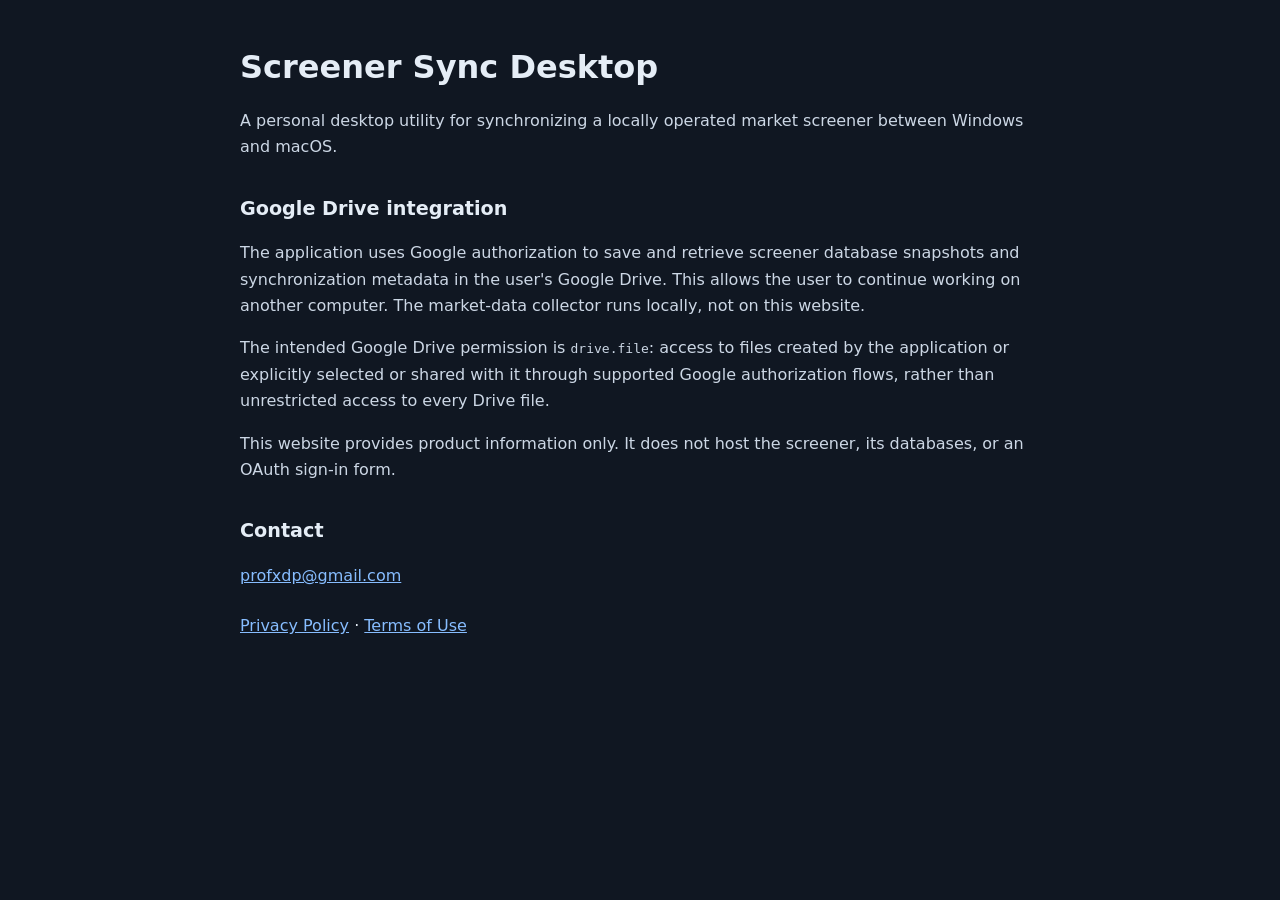
<file: index.html>
<!doctype html>
<html lang="en"><head><meta charset="utf-8"><meta name="viewport" content="width=device-width,initial-scale=1"><title>Screener Sync Desktop</title><link rel="stylesheet" href="style.css"></head>
<body><main><h1>Screener Sync Desktop</h1><p>A personal desktop utility for synchronizing a locally operated market screener between Windows and macOS.</p><h2>Google Drive integration</h2><p>The application uses Google authorization to save and retrieve screener database snapshots and synchronization metadata in the user's Google Drive. This allows the user to continue working on another computer. The market-data collector runs locally, not on this website.</p><p>The intended Google Drive permission is <code>drive.file</code>: access to files created by the application or explicitly selected or shared with it through supported Google authorization flows, rather than unrestricted access to every Drive file.</p><p>This website provides product information only. It does not host the screener, its databases, or an OAuth sign-in form.</p><h2>Contact</h2><p><a href="mailto:profxdp@gmail.com">profxdp@gmail.com</a></p><nav><a href="privacy.html">Privacy Policy</a> · <a href="terms.html">Terms of Use</a></nav></main></body></html>
</file>
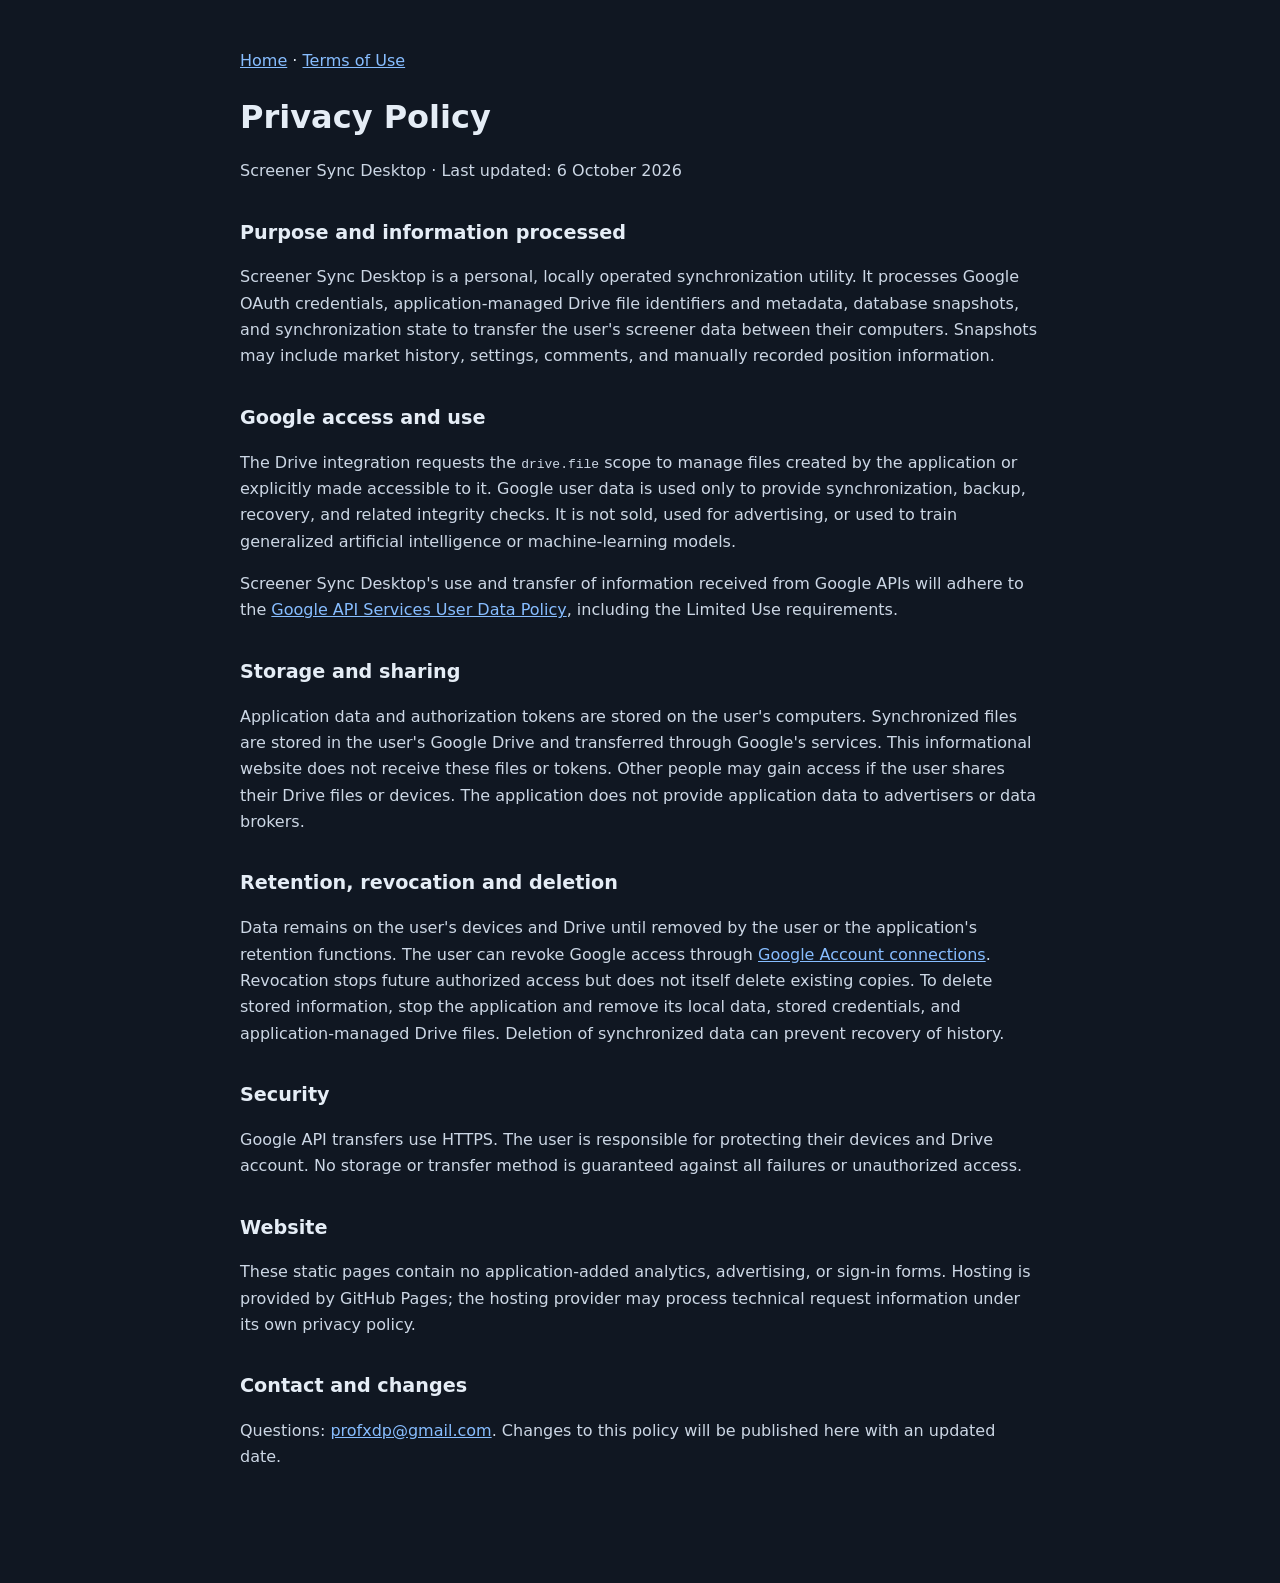
<file: privacy.html>
<!doctype html>
<html lang="en"><head><meta charset="utf-8"><meta name="viewport" content="width=device-width,initial-scale=1"><title>Privacy Policy — Screener Sync Desktop</title><link rel="stylesheet" href="style.css"></head>
<body><main><nav><a href="index.html">Home</a> · <a href="terms.html">Terms of Use</a></nav><h1>Privacy Policy</h1><p>Screener Sync Desktop · Last updated: 6 October 2026</p><h2>Purpose and information processed</h2><p>Screener Sync Desktop is a personal, locally operated synchronization utility. It processes Google OAuth credentials, application-managed Drive file identifiers and metadata, database snapshots, and synchronization state to transfer the user's screener data between their computers. Snapshots may include market history, settings, comments, and manually recorded position information.</p><h2>Google access and use</h2><p>The Drive integration requests the <code>drive.file</code> scope to manage files created by the application or explicitly made accessible to it. Google user data is used only to provide synchronization, backup, recovery, and related integrity checks. It is not sold, used for advertising, or used to train generalized artificial intelligence or machine-learning models.</p><p>Screener Sync Desktop's use and transfer of information received from Google APIs will adhere to the <a href="https://developers.google.com/terms/api-services-user-data-policy">Google API Services User Data Policy</a>, including the Limited Use requirements.</p><h2>Storage and sharing</h2><p>Application data and authorization tokens are stored on the user's computers. Synchronized files are stored in the user's Google Drive and transferred through Google's services. This informational website does not receive these files or tokens. Other people may gain access if the user shares their Drive files or devices. The application does not provide application data to advertisers or data brokers.</p><h2>Retention, revocation and deletion</h2><p>Data remains on the user's devices and Drive until removed by the user or the application's retention functions. The user can revoke Google access through <a href="https://myaccount.google.com/permissions">Google Account connections</a>. Revocation stops future authorized access but does not itself delete existing copies. To delete stored information, stop the application and remove its local data, stored credentials, and application-managed Drive files. Deletion of synchronized data can prevent recovery of history.</p><h2>Security</h2><p>Google API transfers use HTTPS. The user is responsible for protecting their devices and Drive account. No storage or transfer method is guaranteed against all failures or unauthorized access.</p><h2>Website</h2><p>These static pages contain no application-added analytics, advertising, or sign-in forms. Hosting is provided by GitHub Pages; the hosting provider may process technical request information under its own privacy policy.</p><h2>Contact and changes</h2><p>Questions: <a href="mailto:profxdp@gmail.com">profxdp@gmail.com</a>. Changes to this policy will be published here with an updated date.</p></main></body></html>
</file>
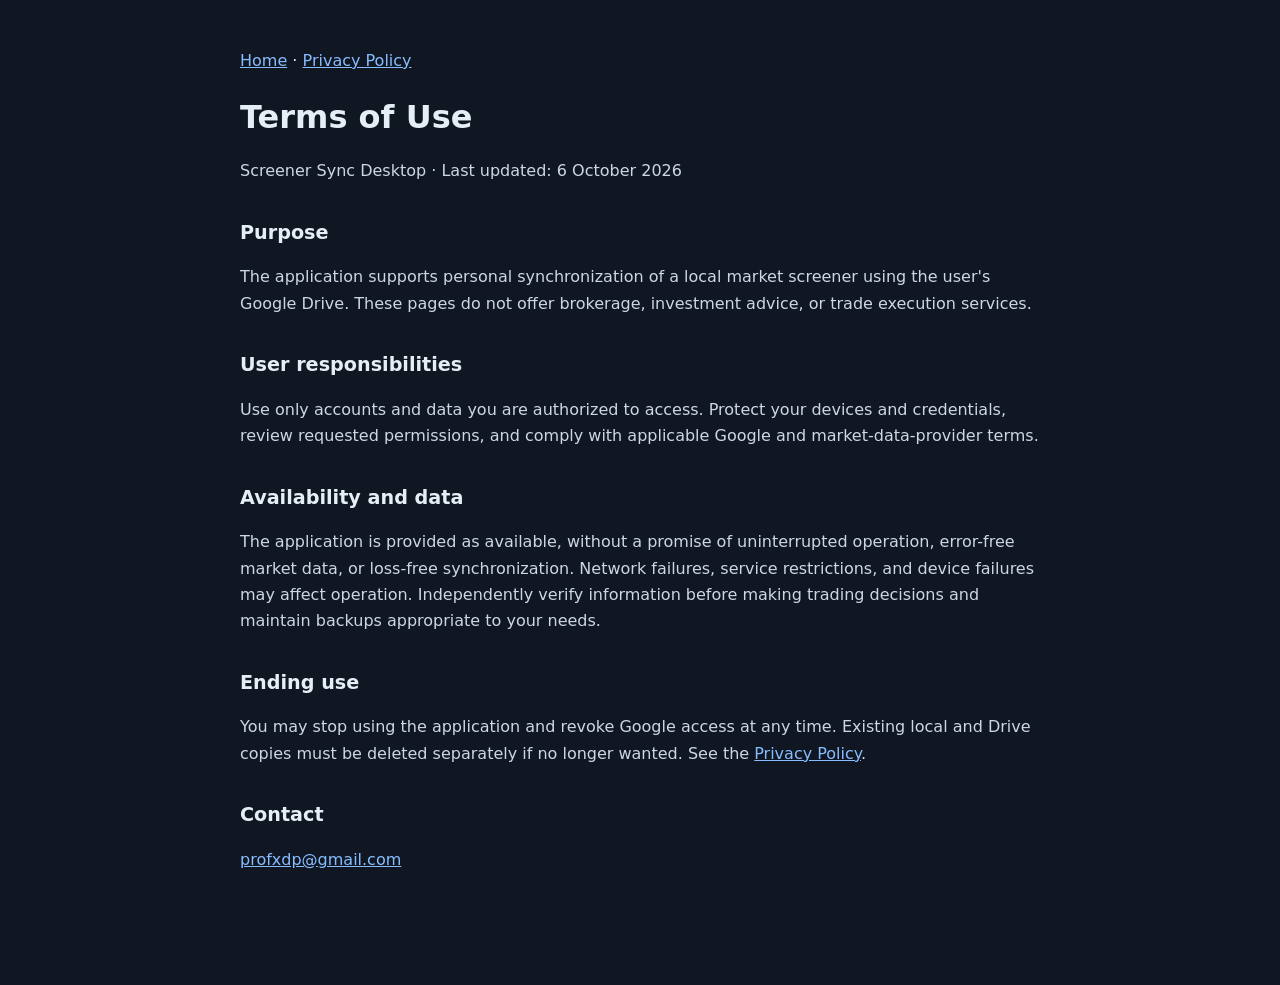
<file: terms.html>
<!doctype html>
<html lang="en"><head><meta charset="utf-8"><meta name="viewport" content="width=device-width,initial-scale=1"><title>Terms of Use — Screener Sync Desktop</title><link rel="stylesheet" href="style.css"></head>
<body><main><nav><a href="index.html">Home</a> · <a href="privacy.html">Privacy Policy</a></nav><h1>Terms of Use</h1><p>Screener Sync Desktop · Last updated: 6 October 2026</p><h2>Purpose</h2><p>The application supports personal synchronization of a local market screener using the user's Google Drive. These pages do not offer brokerage, investment advice, or trade execution services.</p><h2>User responsibilities</h2><p>Use only accounts and data you are authorized to access. Protect your devices and credentials, review requested permissions, and comply with applicable Google and market-data-provider terms.</p><h2>Availability and data</h2><p>The application is provided as available, without a promise of uninterrupted operation, error-free market data, or loss-free synchronization. Network failures, service restrictions, and device failures may affect operation. Independently verify information before making trading decisions and maintain backups appropriate to your needs.</p><h2>Ending use</h2><p>You may stop using the application and revoke Google access at any time. Existing local and Drive copies must be deleted separately if no longer wanted. See the <a href="privacy.html">Privacy Policy</a>.</p><h2>Contact</h2><p><a href="mailto:profxdp@gmail.com">profxdp@gmail.com</a></p></main></body></html>
</file>
<file: style.css>
:root{color-scheme:light dark;font-family:system-ui,sans-serif;line-height:1.65}body{margin:0;background:#101722;color:#e5edf6}main{max-width:800px;margin:48px auto;padding:0 24px 48px}h1{font-size:2rem;line-height:1.2}h2{margin-top:32px;font-size:1.2rem}a{color:#87bdff}nav{margin:24px 0}code{overflow-wrap:anywhere}p{color:#ccd7e5}
</file>
